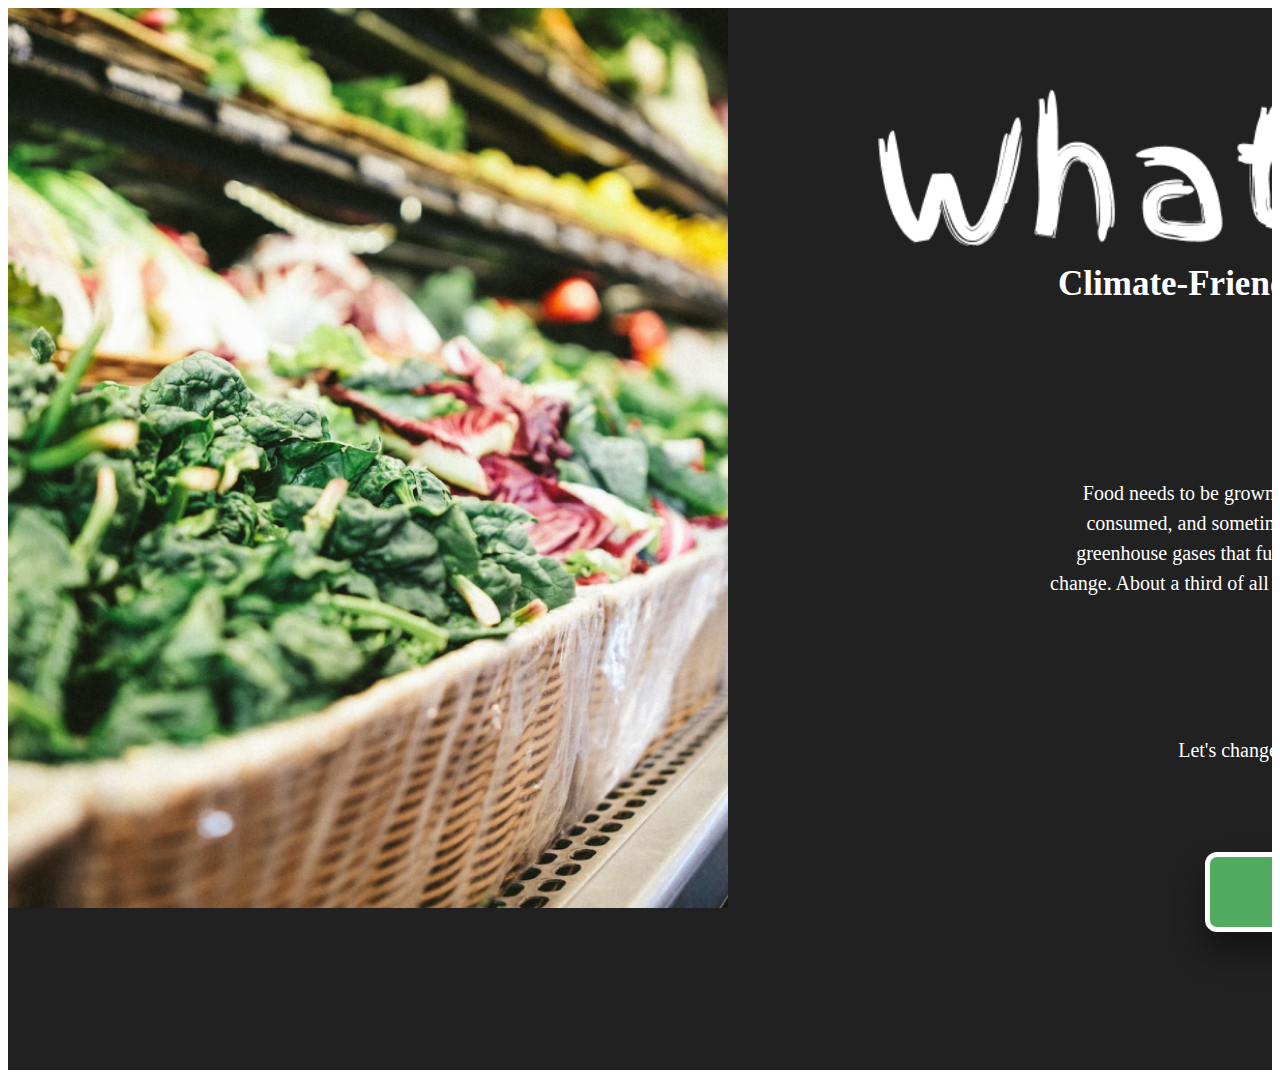
<file: index.html>
<!DOCTYPE html>
<html data-wf-page="63927216e88d628f416a5c1b" data-wf-site="63927216e88d62838b6a5c17">
<head>
  <meta charset="utf-8">
  <title>Socially Impactful Game</title>
  <meta content="width=device-width, initial-scale=1" name="viewport">
  <meta content="Webflow" name="generator">
  <link href="css/socially-impactful-game.css" rel="stylesheet" type="text/css">
  <!-- [if lt IE 9]><script src="https://cdnjs.cloudflare.com/ajax/libs/html5shiv/3.7.3/html5shiv.min.js" type="text/javascript"></script><![endif] -->
  <script type="text/javascript">!function(o,c){var n=c.documentElement,t=" w-mod-";n.className+=t+"js",("ontouchstart"in o||o.DocumentTouch&&c instanceof DocumentTouch)&&(n.className+=t+"touch")}(window,document);</script>
  <link href="images/favicon.ico" rel="shortcut icon" type="image/x-icon">
  <link href="images/webclip.png" rel="apple-touch-icon">
</head>
<body>
  <div class="hero-section wf-section">
    <div class="hero-image-background"></div>
    <div class="hero-content-container"><img src="images/What-to-Eat-Log.png" loading="lazy" sizes="(max-width: 479px) 179.1999969482422px, (max-width: 767px) 61vw, 68vw" srcset="images/What-to-Eat-Log-p-500.png 500w, images/What-to-Eat-Log.png 743w" alt="" class="game-logo">
      <h2 class="subheading">Climate-Friendly Grocery Shopping Game</h2>
      <p class="paragraph">Food needs to be grown and processed, transported, distributed, prepared, consumed, and sometimes disposed of. Each of these critical steps create greenhouse gases that further traps the sun’s heat and contributes to climate change. About a third of all human-caused greenhouse gas emissions are linked to food production.</p>
      <p class="paragraph">Let&#x27;s change that by changing what you consume!</p>
      <a href="first-question.html" class="start-button w-button">START GAME</a>
    </div>
  </div>
  <script src="https://d3e54v103j8qbb.cloudfront.net/js/jquery-3.5.1.min.dc5e7f18c8.js?site=63927216e88d62838b6a5c17" type="text/javascript" integrity="sha256-9/aliU8dGd2tb6OSsuzixeV4y/faTqgFtohetphbbj0=" crossorigin="anonymous"></script>
  <script src="js/sociallygame.js" type="text/javascript"></script>
  <!-- [if lte IE 9]><script src="https://cdnjs.cloudflare.com/ajax/libs/placeholders/3.0.2/placeholders.min.js"></script><![endif] -->
</body>
</html>
</file>
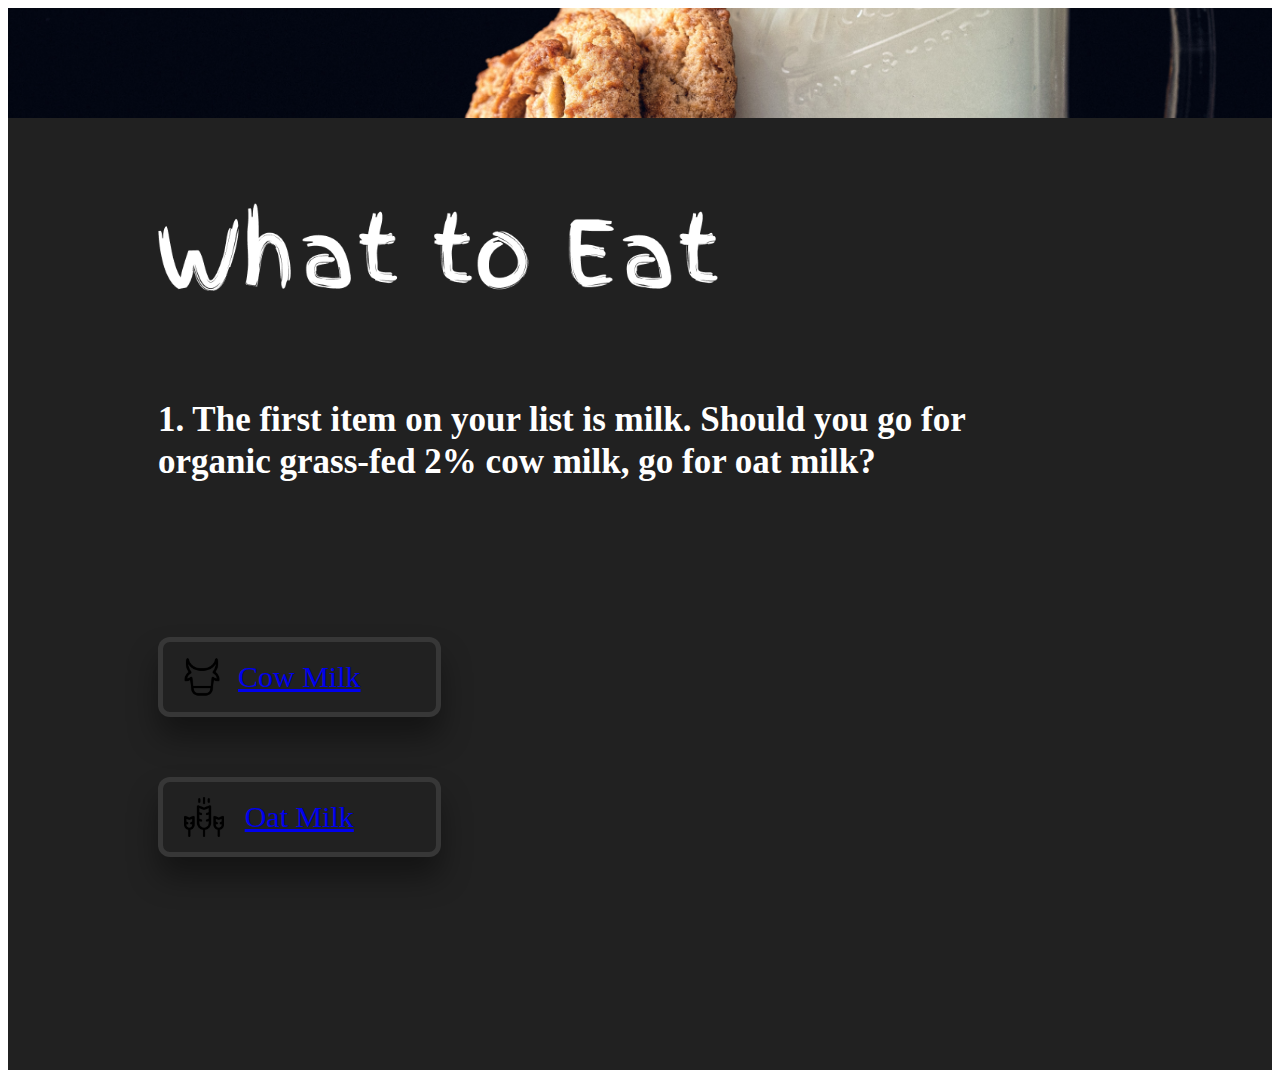
<file: first-question.html>
<!DOCTYPE html>
<html data-wf-page="639276ba93300b1e651bf3a7" data-wf-site="63927216e88d62838b6a5c17">
<head>
  <meta charset="utf-8">
  <title>First Question</title>
  <meta content="First Question" property="og:title">
  <meta content="First Question" property="twitter:title">
  <meta content="width=device-width, initial-scale=1" name="viewport">
  <meta content="Webflow" name="generator">
  <link href="css/socially-impactful-game.css" rel="stylesheet" type="text/css">
  <!-- [if lt IE 9]><script src="https://cdnjs.cloudflare.com/ajax/libs/html5shiv/3.7.3/html5shiv.min.js" type="text/javascript"></script><![endif] -->
  <script type="text/javascript">!function(o,c){var n=c.documentElement,t=" w-mod-";n.className+=t+"js",("ontouchstart"in o||o.DocumentTouch&&c instanceof DocumentTouch)&&(n.className+=t+"touch")}(window,document);</script>
  <link href="images/favicon.ico" rel="shortcut icon" type="image/x-icon">
  <link href="images/webclip.png" rel="apple-touch-icon">
</head>
<body>
  <div class="game-section wf-section">
    <div class="game-image-background"></div>
    <div class="game-content-container"><img src="images/What-to-Eat-Log.png" loading="lazy" sizes="(max-width: 479px) 179.1999969482422px, (max-width: 991px) 61vw, 560px" srcset="images/What-to-Eat-Log-p-500.png 500w, images/What-to-Eat-Log.png 743w" alt="" class="game-logo smaller">
      <h2 class="question">1. The first item on your list is milk. Should you go for organic grass-fed 2% cow milk, go for oat milk?</h2>
      <div class="button-container">
        <a href="second-question.html" class="answer-button cow-milk w-button">Cow Milk</a>
        <a href="second-question.html" class="answer-button oat-milk w-button">Oat Milk</a>
      </div>
    </div>
  </div>
  <script src="https://d3e54v103j8qbb.cloudfront.net/js/jquery-3.5.1.min.dc5e7f18c8.js?site=63927216e88d62838b6a5c17" type="text/javascript" integrity="sha256-9/aliU8dGd2tb6OSsuzixeV4y/faTqgFtohetphbbj0=" crossorigin="anonymous"></script>
  <script src="js/sociallygame.js" type="text/javascript"></script>
  <!-- [if lte IE 9]><script src="https://cdnjs.cloudflare.com/ajax/libs/placeholders/3.0.2/placeholders.min.js"></script><![endif] -->
</body>
</html>
</file>
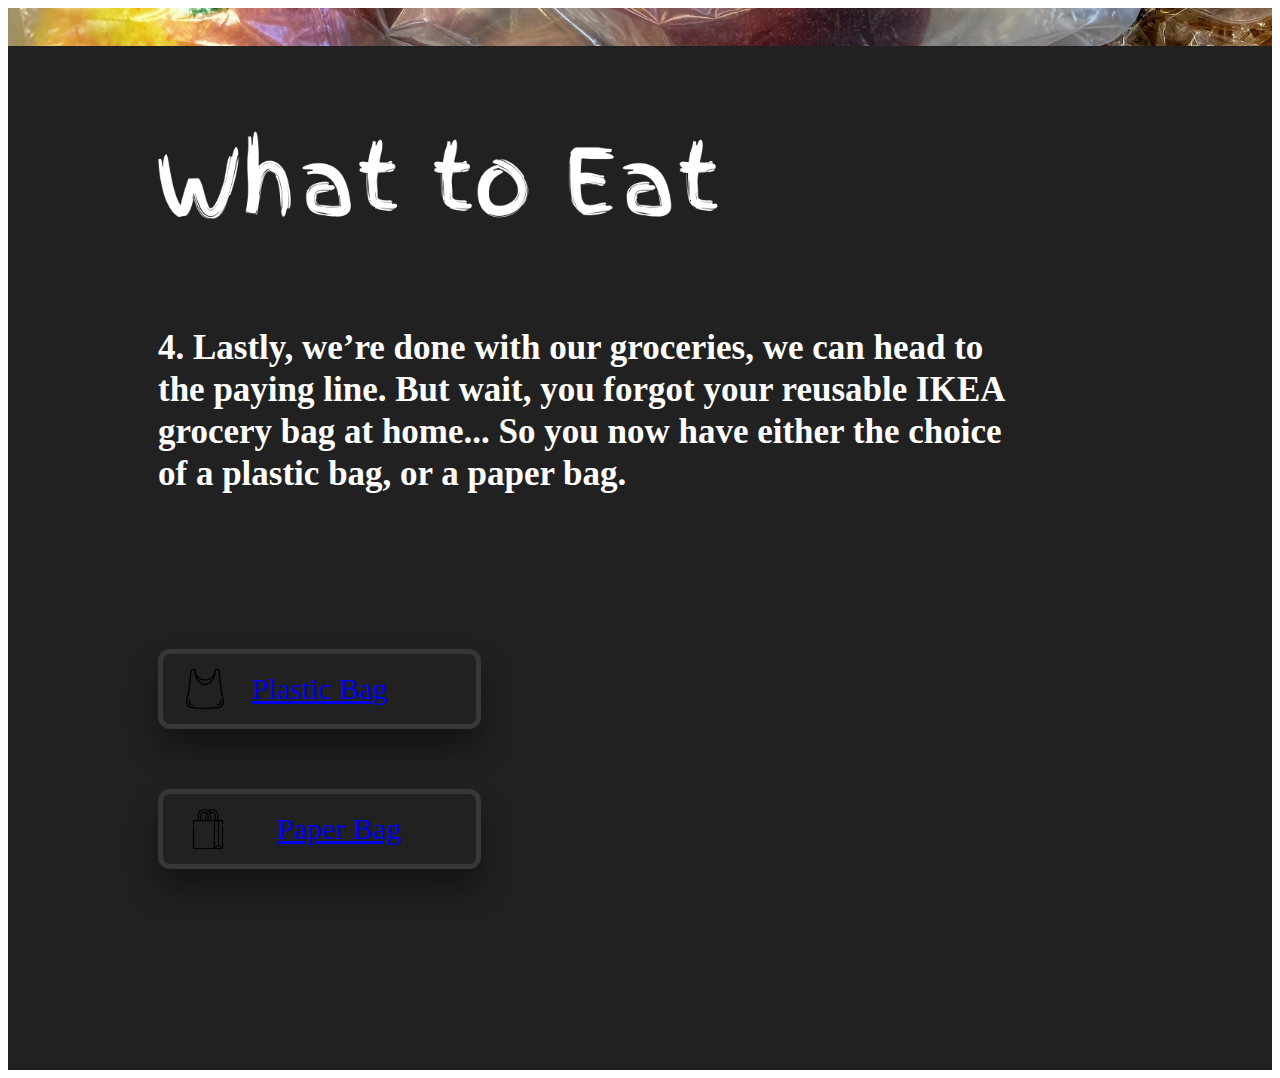
<file: fourth-question.html>
<!DOCTYPE html>
<html data-wf-page="6392a39ae88d62645a6dcc67" data-wf-site="63927216e88d62838b6a5c17">
<head>
  <meta charset="utf-8">
  <title>Fourth Question</title>
  <meta content="Fourth Question" property="og:title">
  <meta content="Fourth Question" property="twitter:title">
  <meta content="width=device-width, initial-scale=1" name="viewport">
  <meta content="Webflow" name="generator">
  <link href="css/socially-impactful-game.css" rel="stylesheet" type="text/css">
  <!-- [if lt IE 9]><script src="https://cdnjs.cloudflare.com/ajax/libs/html5shiv/3.7.3/html5shiv.min.js" type="text/javascript"></script><![endif] -->
  <script type="text/javascript">!function(o,c){var n=c.documentElement,t=" w-mod-";n.className+=t+"js",("ontouchstart"in o||o.DocumentTouch&&c instanceof DocumentTouch)&&(n.className+=t+"touch")}(window,document);</script>
  <link href="images/favicon.ico" rel="shortcut icon" type="image/x-icon">
  <link href="images/webclip.png" rel="apple-touch-icon">
</head>
<body>
  <div class="game-section wf-section">
    <div class="game-image-background bags"></div>
    <div class="game-content-container"><img src="images/What-to-Eat-Log.png" loading="lazy" sizes="(max-width: 479px) 179.1999969482422px, (max-width: 991px) 61vw, 560px" srcset="images/What-to-Eat-Log-p-500.png 500w, images/What-to-Eat-Log.png 743w" alt="" class="game-logo smaller">
      <h2 class="question">4. Lastly, we’re done with our groceries, we can head to the paying line. But wait, you forgot your reusable IKEA grocery bag at home... So you now have either the choice of a plastic bag, or a paper bag.</h2>
      <div class="button-container">
        <a href="last-question.html" class="answer-button plastic-bag w-button">Plastic Bag</a>
        <a href="last-question.html" class="answer-button paper-bag w-button">Paper Bag</a>
      </div>
    </div>
  </div>
  <script src="https://d3e54v103j8qbb.cloudfront.net/js/jquery-3.5.1.min.dc5e7f18c8.js?site=63927216e88d62838b6a5c17" type="text/javascript" integrity="sha256-9/aliU8dGd2tb6OSsuzixeV4y/faTqgFtohetphbbj0=" crossorigin="anonymous"></script>
  <script src="js/sociallygame.js" type="text/javascript"></script>
  <!-- [if lte IE 9]><script src="https://cdnjs.cloudflare.com/ajax/libs/placeholders/3.0.2/placeholders.min.js"></script><![endif] -->
</body>
</html>
</file>
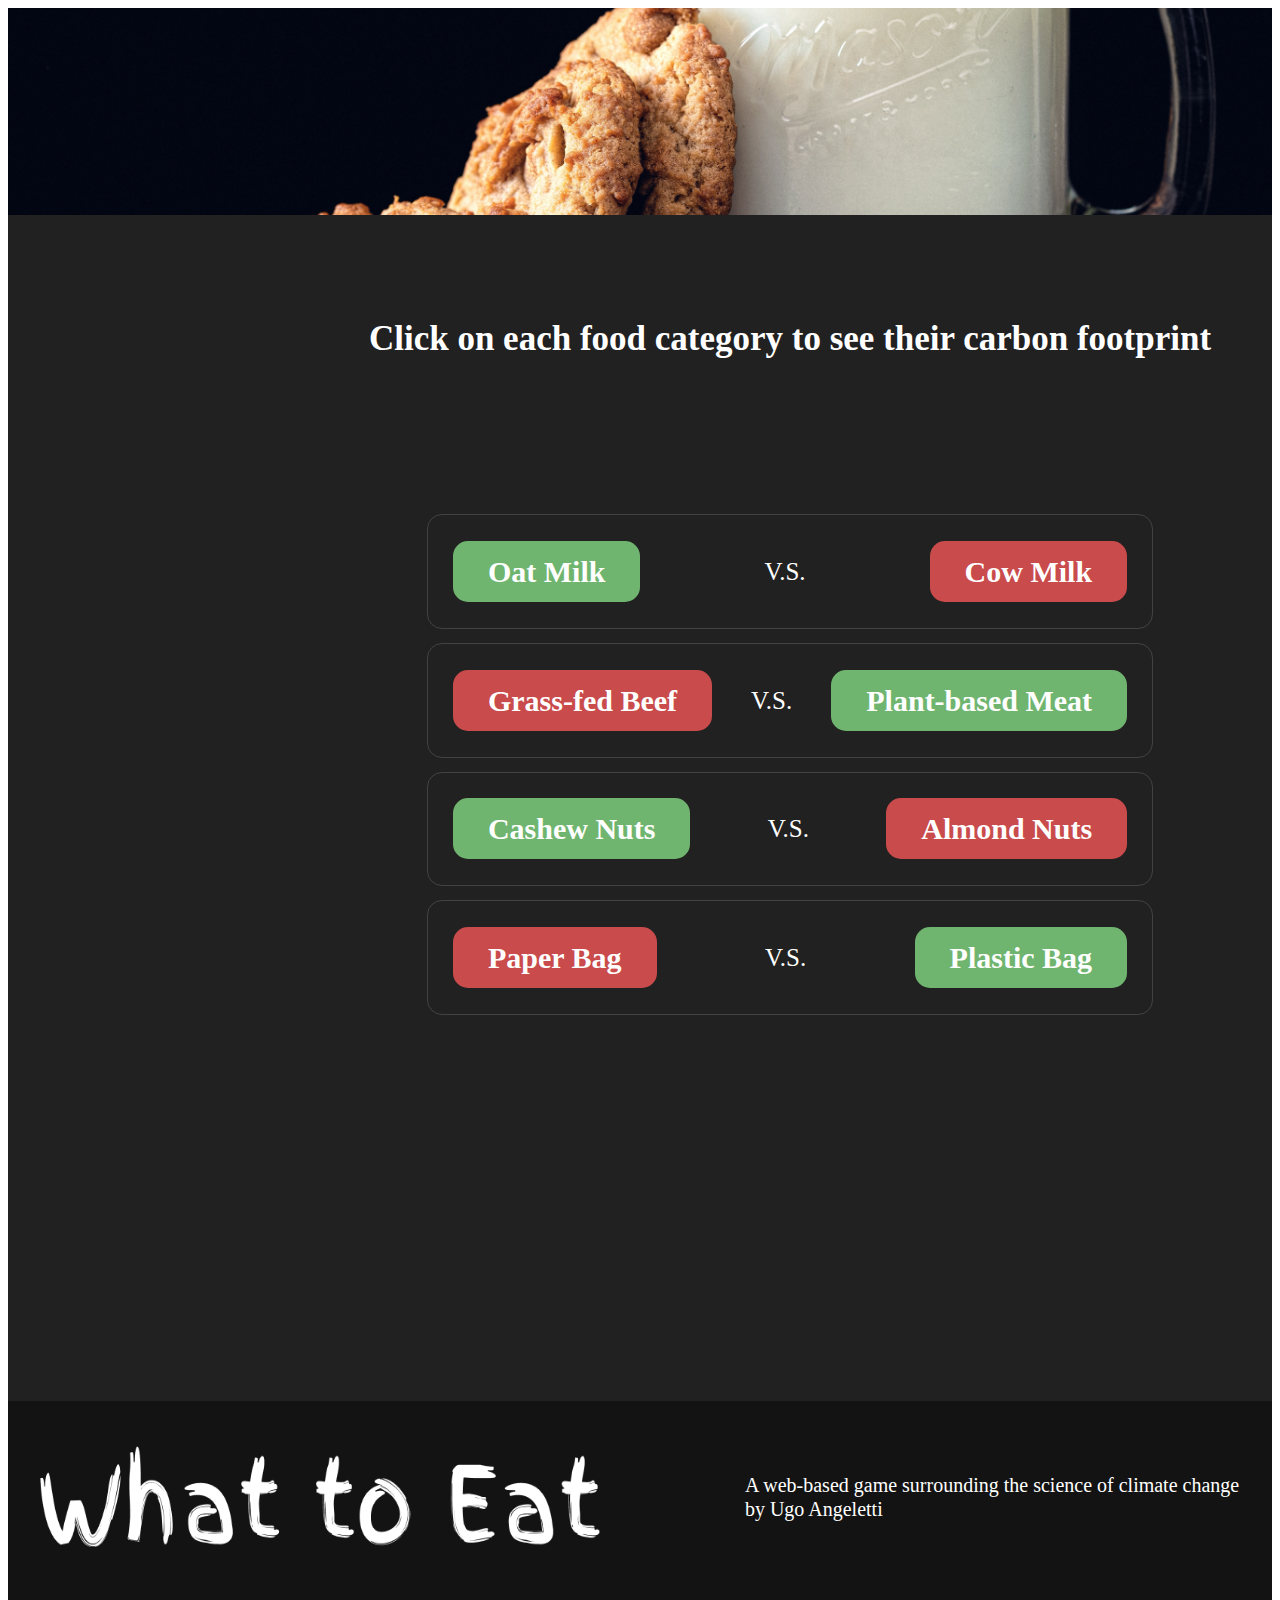
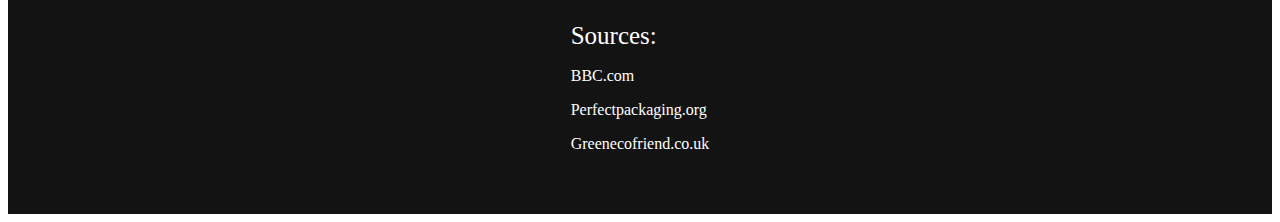
<file: last-question.html>
<!DOCTYPE html><!--  This site was created in Webflow. https://www.webflow.com  -->
<!--  Last Published: Fri Dec 09 2022 05:33:17 GMT+0000 (Coordinated Universal Time)  -->
<html data-wf-page="6392b2c56a0f548d36118cc4" data-wf-site="63927216e88d62838b6a5c17">
<head>
  <meta charset="utf-8">
  <title>Last Question</title>
  <meta content="Last Question" property="og:title">
  <meta content="Last Question" property="twitter:title">
  <meta content="width=device-width, initial-scale=1" name="viewport">
  <meta content="Webflow" name="generator">
  <link href="css/socially-impactful-game.css" rel="stylesheet" type="text/css">
  <!-- [if lt IE 9]><script src="https://cdnjs.cloudflare.com/ajax/libs/html5shiv/3.7.3/html5shiv.min.js" type="text/javascript"></script><![endif] -->
  <script type="text/javascript">!function(o,c){var n=c.documentElement,t=" w-mod-";n.className+=t+"js",("ontouchstart"in o||o.DocumentTouch&&c instanceof DocumentTouch)&&(n.className+=t+"touch")}(window,document);</script>
  <link href="images/favicon.ico" rel="shortcut icon" type="image/x-icon">
  <link href="images/webclip.png" rel="apple-touch-icon">
</head>
<body>
  <div class="conclusion-section wf-section">
    <div class="closing-image-background"></div>
    <div class="closing-content-container">
      <h2 class="question">Click on each food category to see their carbon footprint</h2>
      <div class="answers-container">
        <div data-w-id="a3895781-9901-c9df-df9c-18e993bfdaaa" class="answers-source-container">
          <h2 class="right-answer">Oat Milk</h2>
          <h2 class="versus">V.S.</h2>
          <h2 class="wrong-answerv2">Cow Milk</h2>
        </div>
        <div data-w-id="877a775a-725d-0214-2e43-c6a447222105" class="answers-source-container">
          <h2 class="wrong-answerv2">Grass-fed Beef</h2>
          <h2 class="versus">V.S.</h2>
          <h2 class="right-answer">Plant-based Meat</h2>
        </div>
        <div data-w-id="9d623ec9-2979-c26d-86a4-8869322e4d25" class="answers-source-container">
          <h2 class="right-answer">Cashew Nuts</h2>
          <h2 class="versus">V.S.</h2>
          <h2 class="wrong-answerv2">Almond Nuts</h2>
        </div>
        <div data-w-id="d563e296-c19c-3a16-69e6-66295ff12d11" class="answers-source-container">
          <h2 class="wrong-answerv2">Paper Bag</h2>
          <h2 class="versus">V.S.</h2>
          <h2 class="right-answer">Plastic Bag</h2>
        </div>
      </div>
    </div>
    <div class="popup-container">
      <div data-w-id="bd4dab9e-926c-c3f7-e83e-b12bb78347f0" style="opacity:0;display:none" class="popup-wrapper">
        <h1 class="w-clearfix"> Oat Milk: <br><span class="fact">2.15 lbs of CO2 per 1 lbs</span></h1>
        <h1 class="w-clearfix"> Cow Milk: <br><span class="fact">12 lbs of CO2 per 1 lbs</span></h1>
      </div>
      <div data-w-id="5b47b5fd-c316-6187-2831-2c8355e7fcc2" style="opacity:0;display:none" class="popup-wrapper">
        <h1 class="w-clearfix"> Grass-fed Beef: <br><span class="fact">110 lbs of CO2 per 1 lbs</span></h1>
        <h1 class="w-clearfix">Plant-based Meat: <br><span class="fact">3.5 lbs of CO2 per 1 lbs</span></h1>
      </div>
      <div data-w-id="824a74ae-7730-0415-ef0b-937c1e3295f2" style="opacity:0;display:none" class="popup-wrapper">
        <h1 class="w-clearfix"> Cashews: <br><span class="fact">0.25 lbs of CO2 per 1 lbs</span></h1>
        <h1 class="w-clearfix"> Almonds: <br><span class="fact">4.45 lbs of CO2 per 1 lbs</span></h1>
      </div>
      <div data-w-id="49786a1d-90b0-42b8-66be-7488a98004f5" style="opacity:0;display:none" class="popup-wrapper">
        <h1 class="w-clearfix">Paper Bag:<br><span class="fact">Requires the cutting down of trees, which reduce carbon sequestration and erodes land all across the world. </span></h1>
        <h1 class="w-clearfix">Plastic Bag: <br><span class="fact">Although it needs petroleum, it generates 39% less greenhouse gas emissions than uncomposted paper bags</span></h1>
      </div>
    </div>
  </div>
  <div class="footer wf-section">
    <div class="container flex-left">
      <div class="div-block-2"><img src="images/What-to-Eat-Log.png" loading="lazy" sizes="(max-width: 479px) 100vw, 560px" srcset="images/What-to-Eat-Log-p-500.png 500w, images/What-to-Eat-Log.png 743w" alt="" class="game-logo smaller no-padding">
        <h4 class="credits">A web-based game surrounding the science of climate change by Ugo Angeletti</h4>
      </div>
      <div class="div-block-3">
        <h1 class="heading">Sources:</h1>
        <p class="link">
          <a href="https://perfectpackaging.org/environmental-impact-of-plastic-vs-paper/#:~:text=Plastic%20bags%20generate%2039%25%20less,needed%20to%20make%20paper%20bags." target="_blank" class="link-2">BBC.com</a>
        </p>
        <p>
          <a href="https://perfectpackaging.org/environmental-impact-of-plastic-vs-paper/#:~:text=Plastic%20bags%20generate%2039%25%20less,needed%20to%20make%20paper%20bags." target="_blank" class="link-2">Perfectpackaging.org</a>
        </p>
        <p>
          <a href="https://greenecofriend.co.uk/how-eco-friendly-are-nuts/" target="_blank" class="link-2">Greenecofriend.co.uk</a>
        </p>
      </div>
    </div>
  </div>
  <script src="https://d3e54v103j8qbb.cloudfront.net/js/jquery-3.5.1.min.dc5e7f18c8.js?site=63927216e88d62838b6a5c17" type="text/javascript" integrity="sha256-9/aliU8dGd2tb6OSsuzixeV4y/faTqgFtohetphbbj0=" crossorigin="anonymous"></script>
  <script src="js/sociallygame.js" type="text/javascript"></script>
  <!-- [if lte IE 9]><script src="https://cdnjs.cloudflare.com/ajax/libs/placeholders/3.0.2/placeholders.min.js"></script><![endif] -->
</body>
</html>
</file>
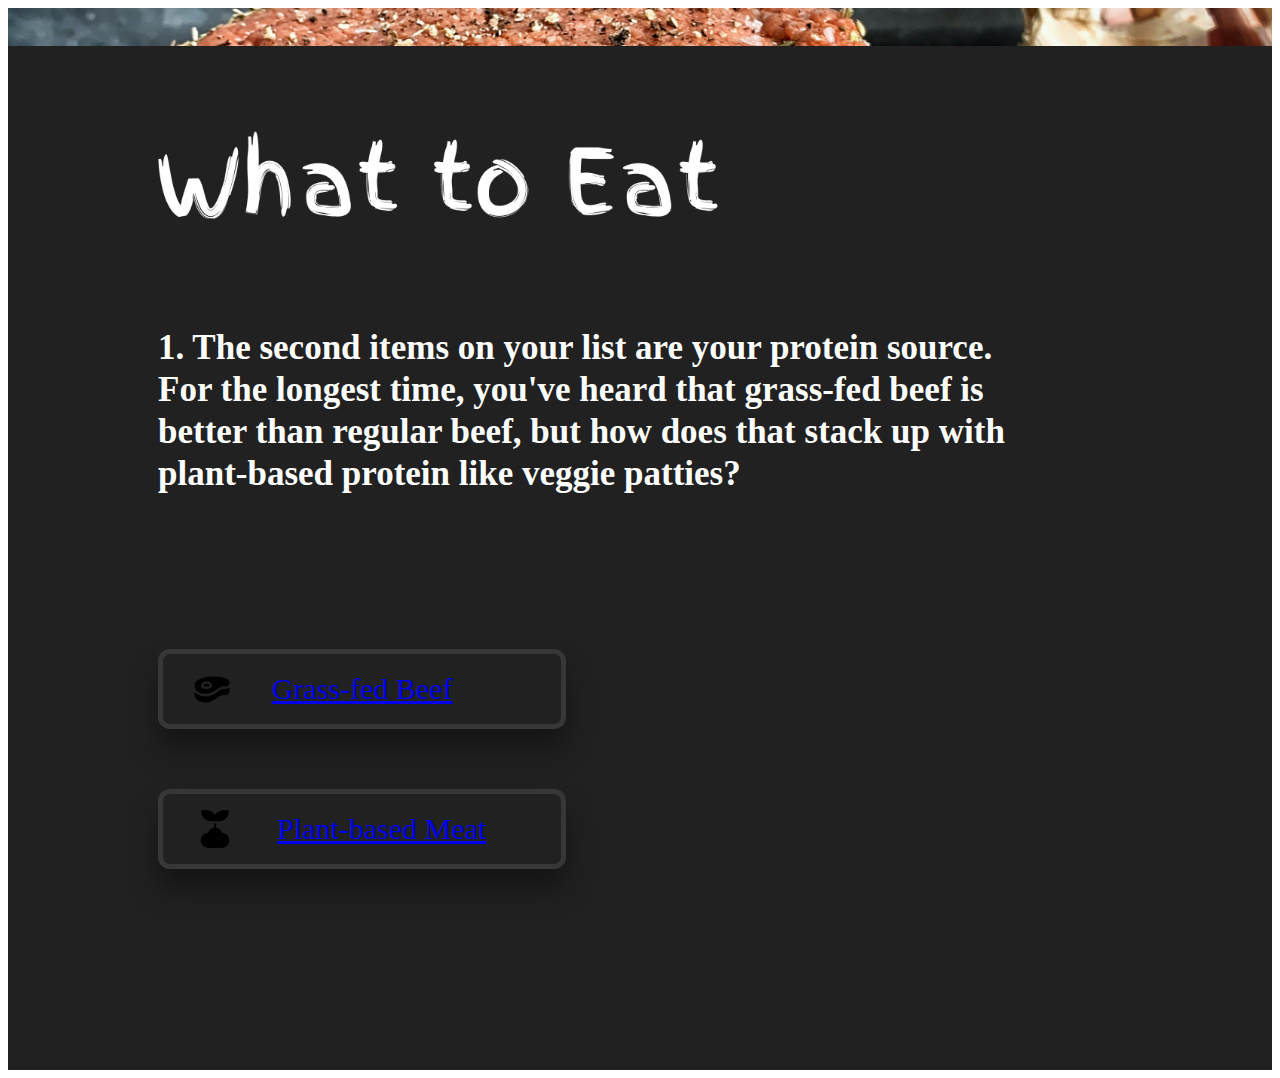
<file: second-question.html>
<!DOCTYPE html>
<html data-wf-page="63929fdbe580706ef7a63145" data-wf-site="63927216e88d62838b6a5c17">
<head>
  <meta charset="utf-8">
  <title>Second Question</title>
  <meta content="Second Question" property="og:title">
  <meta content="Second Question" property="twitter:title">
  <meta content="width=device-width, initial-scale=1" name="viewport">
  <meta content="Webflow" name="generator">
  <link href="css/socially-impactful-game.css" rel="stylesheet" type="text/css">
  <!-- [if lt IE 9]><script src="https://cdnjs.cloudflare.com/ajax/libs/html5shiv/3.7.3/html5shiv.min.js" type="text/javascript"></script><![endif] -->
  <script type="text/javascript">!function(o,c){var n=c.documentElement,t=" w-mod-";n.className+=t+"js",("ontouchstart"in o||o.DocumentTouch&&c instanceof DocumentTouch)&&(n.className+=t+"touch")}(window,document);</script>
  <link href="images/favicon.ico" rel="shortcut icon" type="image/x-icon">
  <link href="images/webclip.png" rel="apple-touch-icon">
</head>
<body>
  <div class="game-section wf-section">
    <div class="game-image-background meats"></div>
    <div class="game-content-container"><img src="images/What-to-Eat-Log.png" loading="lazy" sizes="(max-width: 479px) 179.1999969482422px, (max-width: 991px) 61vw, 560px" srcset="images/What-to-Eat-Log-p-500.png 500w, images/What-to-Eat-Log.png 743w" alt="" class="game-logo smaller">
      <h2 class="question">1. The second items on your list are your protein source. For the longest time, you&#x27;ve heard that grass-fed beef is better than regular beef, but how does that stack up with plant-based protein like veggie patties?</h2>
      <div class="button-container">
        <a href="third-question.html" class="answer-button grass-fed-beef w-button">Grass-fed Beef</a>
        <a href="third-question.html" class="answer-button plant-based-proteins w-button">Plant-based Meat</a>
      </div>
    </div>
  </div>
  <script src="https://d3e54v103j8qbb.cloudfront.net/js/jquery-3.5.1.min.dc5e7f18c8.js?site=63927216e88d62838b6a5c17" type="text/javascript" integrity="sha256-9/aliU8dGd2tb6OSsuzixeV4y/faTqgFtohetphbbj0=" crossorigin="anonymous"></script>
  <script src="js/sociallygame.js" type="text/javascript"></script>
  <!-- [if lte IE 9]><script src="https://cdnjs.cloudflare.com/ajax/libs/placeholders/3.0.2/placeholders.min.js"></script><![endif] -->
</body>
</html>
</file>
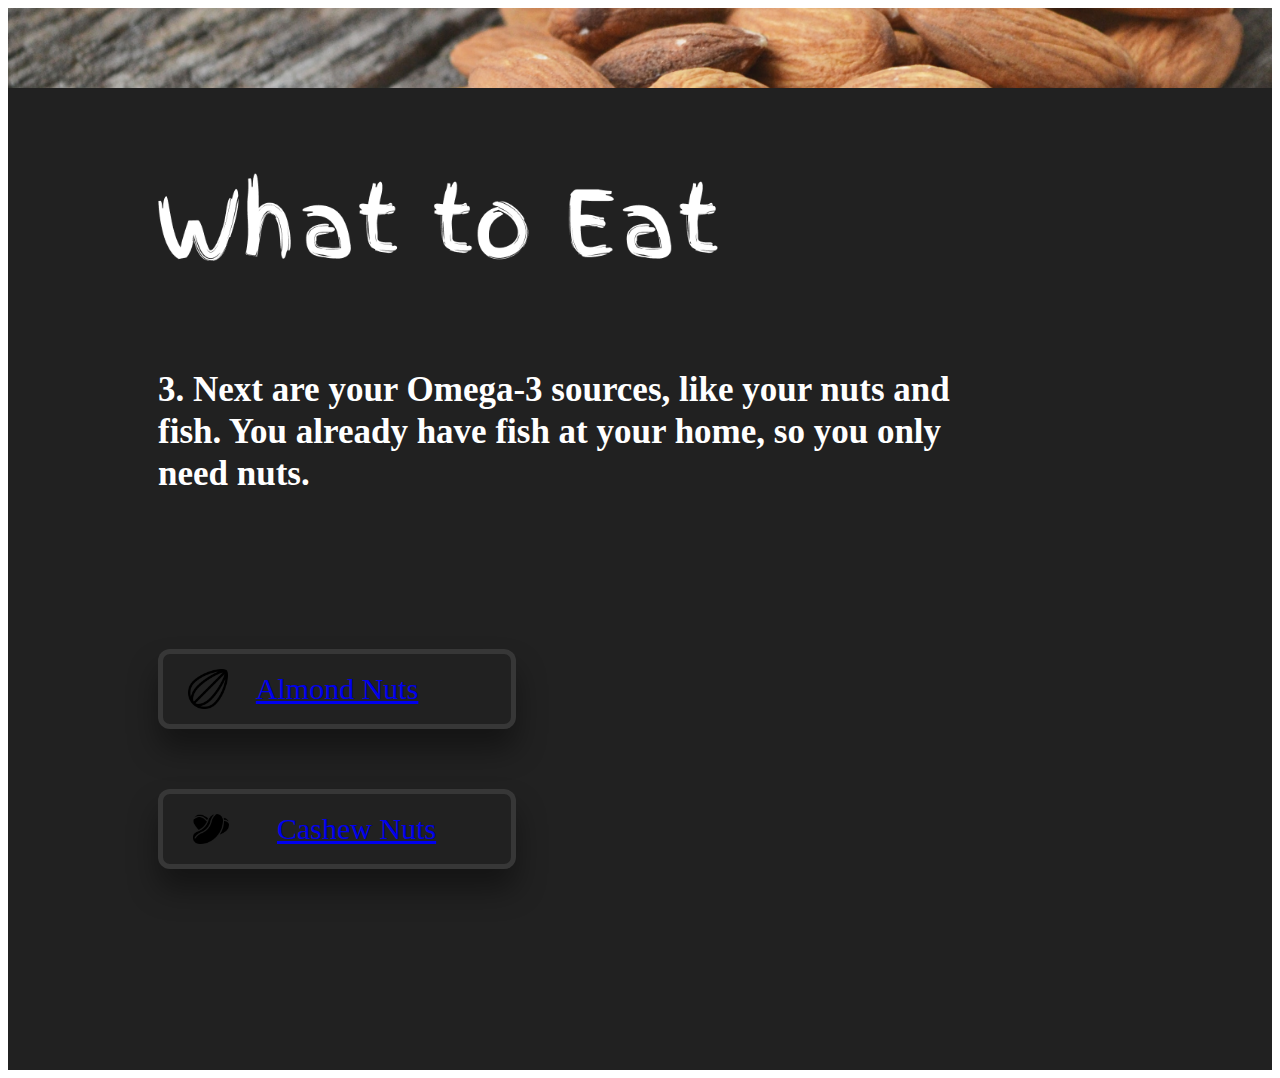
<file: third-question.html>
<!DOCTYPE html>
<html data-wf-page="6392a14d60f96defab4469c8" data-wf-site="63927216e88d62838b6a5c17">
<head>
  <meta charset="utf-8">
  <title>Third Question</title>
  <meta content="Third Question" property="og:title">
  <meta content="Third Question" property="twitter:title">
  <meta content="width=device-width, initial-scale=1" name="viewport">
  <meta content="Webflow" name="generator">
  <link href="css/socially-impactful-game.css" rel="stylesheet" type="text/css">
  <!-- [if lt IE 9]><script src="https://cdnjs.cloudflare.com/ajax/libs/html5shiv/3.7.3/html5shiv.min.js" type="text/javascript"></script><![endif] -->
  <script type="text/javascript">!function(o,c){var n=c.documentElement,t=" w-mod-";n.className+=t+"js",("ontouchstart"in o||o.DocumentTouch&&c instanceof DocumentTouch)&&(n.className+=t+"touch")}(window,document);</script>
  <link href="images/favicon.ico" rel="shortcut icon" type="image/x-icon">
  <link href="images/webclip.png" rel="apple-touch-icon">
</head>
<body>
  <div class="game-section wf-section">
    <div class="game-image-background nuts"></div>
    <div class="game-content-container"><img src="images/What-to-Eat-Log.png" loading="lazy" sizes="(max-width: 479px) 179.1999969482422px, (max-width: 991px) 61vw, 560px" srcset="images/What-to-Eat-Log-p-500.png 500w, images/What-to-Eat-Log.png 743w" alt="" class="game-logo smaller">
      <h2 class="question">3. Next are your Omega-3 sources, like your nuts and fish. You already have fish at your home, so you only need nuts. </h2>
      <div class="button-container">
        <a href="fourth-question.html" class="answer-button almond-nuts w-button">Almond Nuts</a>
        <a href="fourth-question.html" class="answer-button cashew-nuts w-button">Cashew Nuts</a>
      </div>
    </div>
  </div>
  <script src="https://d3e54v103j8qbb.cloudfront.net/js/jquery-3.5.1.min.dc5e7f18c8.js?site=63927216e88d62838b6a5c17" type="text/javascript" integrity="sha256-9/aliU8dGd2tb6OSsuzixeV4y/faTqgFtohetphbbj0=" crossorigin="anonymous"></script>
  <script src="js/sociallygame.js" type="text/javascript"></script>
  <!-- [if lte IE 9]><script src="https://cdnjs.cloudflare.com/ajax/libs/placeholders/3.0.2/placeholders.min.js"></script><![endif] -->
</body>
</html>
</file>
<file: css/socially-impactful-game.css>
.hero-section {
  display: -webkit-box;
  display: -webkit-flex;
  display: -ms-flexbox;
  display: flex;
  overflow: hidden;
  height: 100vh;
  max-height: 100vh;
  padding-top: 81px;
  padding-bottom: 81px;
  -webkit-box-align: start;
  -webkit-align-items: flex-start;
  -ms-flex-align: start;
  align-items: flex-start;
  background-color: #212121;
}

.hero-image-background {
  overflow: hidden;
  width: 720px;
  height: 100vh;
  min-width: 720px;
  margin-top: -81px;
  background-image: url('../images/What-to-eat-Starter-Image.png');
  background-position: 0px 0px;
  background-size: cover;
}

.game-logo {
  width: 1000px;
}

.game-logo.smaller {
  width: 560px;
  margin-bottom: 90px;
}

.game-logo.smaller.no-padding {
  margin-bottom: 0px;
}

.subheading {
  margin-top: 18px;
  margin-bottom: 154px;
  color: #fff;
  font-size: 35px;
}

.hero-content-container {
  display: -webkit-box;
  display: -webkit-flex;
  display: -ms-flexbox;
  display: flex;
  width: 100%;
  padding-right: 150px;
  padding-left: 150px;
  -webkit-box-orient: vertical;
  -webkit-box-direction: normal;
  -webkit-flex-direction: column;
  -ms-flex-direction: column;
  flex-direction: column;
  -webkit-box-align: center;
  -webkit-align-items: center;
  -ms-flex-align: center;
  align-items: center;
}

.paragraph {
  width: 670px;
  min-width: 450px;
  margin-bottom: 87px;
  color: #fff;
  font-size: 20px;
  line-height: 1.5;
  text-align: center;
}

.paragraph-2 {
  color: #fff;
  line-height: 1.6;
}

.start-button {
  padding: 20px 75px;
  border-style: solid;
  border-width: 5px;
  border-color: #fff;
  border-radius: 12px;
  background-color: #50ab5f;
  box-shadow: 0 20px 30px 0 rgba(0, 0, 0, 0.4);
  -webkit-transition: all 200ms ease;
  transition: all 200ms ease;
  font-size: 30px;
  line-height: 1;
}

.start-button:hover {
  -webkit-transform: translate(0px, -10px);
  -ms-transform: translate(0px, -10px);
  transform: translate(0px, -10px);
}

.game-section {
  display: -webkit-box;
  display: -webkit-flex;
  display: -ms-flexbox;
  display: flex;
  overflow: hidden;
  height: 100vh;
  max-height: 100vh;
  padding-top: 81px;
  padding-bottom: 81px;
  -webkit-box-orient: vertical;
  -webkit-box-direction: normal;
  -webkit-flex-direction: column;
  -ms-flex-direction: column;
  flex-direction: column;
  -webkit-box-align: start;
  -webkit-align-items: flex-start;
  -ms-flex-align: start;
  align-items: flex-start;
  background-color: #212121;
}

.game-image-background {
  width: 100%;
  height: 110px;
  margin-top: -81px;
  background-image: url('../images/brian-suman-vdbq-iiyvGY-unsplash.jpg');
  background-position: 50% 50%;
  background-size: cover;
}

.game-image-background.meats {
  background-image: url('../images/likemeat-nEp0u0U-ovs-unsplash.jpg');
  background-position: 50% 30%;
}

.game-image-background.nuts {
  background-image: url('../images/tetiana-bykovets-iD1Lo6DBD2g-unsplash.jpg');
  background-position: 50% 60%;
  background-attachment: scroll;
}

.game-image-background.bags {
  background-image: url('../images/john-cameron-KENd4EBdqow-unsplash.jpg');
  background-position: 50% 90%;
  background-attachment: scroll;
}

.game-content-container {
  display: -webkit-box;
  display: -webkit-flex;
  display: -ms-flexbox;
  display: flex;
  width: 100%;
  padding-top: 85px;
  padding-right: 150px;
  padding-left: 150px;
  -webkit-box-orient: vertical;
  -webkit-box-direction: normal;
  -webkit-flex-direction: column;
  -ms-flex-direction: column;
  flex-direction: column;
  -webkit-box-align: start;
  -webkit-align-items: flex-start;
  -ms-flex-align: start;
  align-items: flex-start;
}

.question {
  width: 850px;
  margin-top: 18px;
  margin-bottom: 154px;
  color: #fff;
  font-size: 35px;
  line-height: 1.2;
}

.button-container {
  display: -webkit-box;
  display: -webkit-flex;
  display: -ms-flexbox;
  display: flex;
  height: 220px;
  margin-bottom: 120px;
  -webkit-box-orient: vertical;
  -webkit-box-direction: normal;
  -webkit-flex-direction: column;
  -ms-flex-direction: column;
  flex-direction: column;
  -webkit-box-pack: justify;
  -webkit-justify-content: space-between;
  -ms-flex-pack: justify;
  justify-content: space-between;
}

.answer-button {
  padding: 20px 75px;
  border-style: solid;
  border-width: 5px;
  border-color: hsla(0, 0%, 100%, 0.1);
  border-radius: 12px;
  background-color: rgba(80, 171, 95, 0);
  box-shadow: 0 20px 30px 0 rgba(0, 0, 0, 0.4);
  -webkit-transition: all 200ms ease;
  transition: all 200ms ease;
  font-size: 30px;
  line-height: 1;
  text-align: center;
}

.answer-button:hover {
  background-color: #fff;
  -webkit-transform: translate(0px, 5px);
  -ms-transform: translate(0px, 5px);
  transform: translate(0px, 5px);
  color: #141414;
}

.answer-button.cow-milk {
  background-image: url('../images/6593719_animal_cow_farm_milk_icon.png');
  background-position: 8% 50%;
  background-size: 40px 40px;
  background-repeat: no-repeat;
}

.answer-button.oat-milk {
  background-image: url('../images/corn.png');
  background-position: 9% 50%;
  background-size: 40px 40px;
  background-repeat: no-repeat;
}

.answer-button.grass-fed-beef {
  background-image: url('../images/6613402_beef_food_meat_restaurant_stake_icon.png');
  background-position: 8% 50%;
  background-size: 40px 40px;
  background-repeat: no-repeat;
}

.answer-button.plant-based-proteins {
  padding-left: 114px;
  background-image: url('../images/6688679_environment_leaf_nature_plant_sprout_icon.png');
  background-position: 9% 50%;
  background-size: 40px 40px;
  background-repeat: no-repeat;
}

.answer-button.almond-nuts {
  background-image: url('../images/almond.png');
  background-position: 8% 50%;
  background-size: 40px 40px;
  background-repeat: no-repeat;
}

.answer-button.cashew-nuts {
  padding-left: 114px;
  background-image: url('../images/cashew.png');
  background-position: 9% 50%;
  background-size: 40px 40px;
  background-repeat: no-repeat;
}

.answer-button.paper-bag {
  padding-left: 114px;
  background-image: url('../images/shopping-bag.png');
  background-position: 9% 50%;
  background-size: 40px 40px;
  background-repeat: no-repeat;
}

.answer-button.plastic-bag {
  background-image: url('../images/bag.png');
  background-position: 8% 50%;
  background-size: 40px 40px;
  background-repeat: no-repeat;
}

.closing-image-background {
  width: 100%;
  height: 680px;
  margin-top: -81px;
  background-image: url('../images/brian-suman-vdbq-iiyvGY-unsplash.jpg');
  background-position: 50% 50%;
  background-size: cover;
}

.closing-image-background.meats {
  background-image: url('../images/likemeat-nEp0u0U-ovs-unsplash.jpg');
  background-position: 50% 30%;
}

.closing-image-background.nuts {
  background-image: url('../images/tetiana-bykovets-iD1Lo6DBD2g-unsplash.jpg');
  background-position: 50% 60%;
  background-attachment: scroll;
}

.closing-image-background.bags {
  background-image: url('../images/john-cameron-KENd4EBdqow-unsplash.jpg');
  background-position: 50% 90%;
  background-attachment: scroll;
}

.footer {
  position: relative;
  padding-top: 45px;
  padding-bottom: 45px;
  background-color: #131313;
}

.container {
  width: 1200px;
  margin-right: auto;
  margin-left: auto;
}

.container.flex-left {
  display: -webkit-box;
  display: -webkit-flex;
  display: -ms-flexbox;
  display: flex;
  -webkit-box-orient: vertical;
  -webkit-box-direction: normal;
  -webkit-flex-direction: column;
  -ms-flex-direction: column;
  flex-direction: column;
  -webkit-box-align: center;
  -webkit-align-items: center;
  -ms-flex-align: center;
  align-items: center;
}

.closing-content-container {
  position: relative;
  display: -webkit-box;
  display: -webkit-flex;
  display: -ms-flexbox;
  display: flex;
  width: 100%;
  margin-bottom: 50px;
  padding: 85px 150px;
  -webkit-box-orient: vertical;
  -webkit-box-direction: normal;
  -webkit-flex-direction: column;
  -ms-flex-direction: column;
  flex-direction: column;
  -webkit-box-align: center;
  -webkit-align-items: center;
  -ms-flex-align: center;
  align-items: center;
  text-align: center;
}

.answers-container {
  display: -webkit-box;
  display: -webkit-flex;
  display: -ms-flexbox;
  display: flex;
  height: 220px;
  margin-bottom: 120px;
  -webkit-box-orient: vertical;
  -webkit-box-direction: normal;
  -webkit-flex-direction: column;
  -ms-flex-direction: column;
  flex-direction: column;
  -webkit-box-pack: justify;
  -webkit-justify-content: space-between;
  -ms-flex-pack: justify;
  justify-content: space-between;
}

.answers-source-container {
  display: -webkit-box;
  display: -webkit-flex;
  display: -ms-flexbox;
  display: flex;
  margin-bottom: 14px;
  padding: 1px 25px;
  -webkit-box-pack: justify;
  -webkit-justify-content: space-between;
  -ms-flex-pack: justify;
  justify-content: space-between;
  -webkit-box-align: center;
  -webkit-align-items: center;
  -ms-flex-align: center;
  align-items: center;
  border-style: solid;
  border-width: 1px;
  border-color: hsla(0, 0%, 100%, 0.15);
  border-radius: 15px;
}

.right-answer {
  padding: 11px 35px;
  border-radius: 15px;
  background-color: #70b56f;
  color: #fff;
  font-size: 30px;
  line-height: 1.3;
}

.versus {
  margin-right: 39px;
  margin-left: 39px;
  padding-right: 0px;
  padding-left: 0px;
  color: #fff;
  font-size: 25px;
  line-height: 1;
  font-weight: 400;
}

.wrong-answerv2 {
  padding: 11px 35px;
  border-radius: 15px;
  background-color: #c94b4b;
  color: #fff;
  font-size: 30px;
  line-height: 1.3;
}

.credits {
  margin-left: 145px;
  color: #fff;
  font-size: 20px;
  line-height: 1.2;
  font-weight: 400;
}

.popup-container {
  position: static;
  left: 0%;
  top: 0%;
  right: 0%;
  bottom: 0%;
  display: -webkit-box;
  display: -webkit-flex;
  display: -ms-flexbox;
  display: flex;
  width: 100%;
  -webkit-box-pack: center;
  -webkit-justify-content: center;
  -ms-flex-pack: center;
  justify-content: center;
  -webkit-box-align: center;
  -webkit-align-items: center;
  -ms-flex-align: center;
  align-items: center;
}

.conclusion-section {
  display: -webkit-box;
  display: -webkit-flex;
  display: -ms-flexbox;
  display: flex;
  overflow: hidden;
  height: 100vh;
  max-height: 100vh;
  padding-top: 81px;
  padding-bottom: 412px;
  -webkit-box-orient: vertical;
  -webkit-box-direction: normal;
  -webkit-flex-direction: column;
  -ms-flex-direction: column;
  flex-direction: column;
  -webkit-box-align: start;
  -webkit-align-items: flex-start;
  -ms-flex-align: start;
  align-items: flex-start;
  background-color: #212121;
}

.div-block {
  position: absolute;
}

.popup-wrapper {
  display: -webkit-box;
  display: -webkit-flex;
  display: -ms-flexbox;
  display: flex;
  width: 450px;
  height: 450px;
  margin-right: 40px;
  padding: 66px;
  -webkit-box-orient: vertical;
  -webkit-box-direction: normal;
  -webkit-flex-direction: column;
  -ms-flex-direction: column;
  flex-direction: column;
  -webkit-box-pack: center;
  -webkit-justify-content: center;
  -ms-flex-pack: center;
  justify-content: center;
  -webkit-box-align: center;
  -webkit-align-items: center;
  -ms-flex-align: center;
  align-items: center;
  border-radius: 60px;
  background-color: #fff;
  text-align: center;
}

.fact {
  float: left;
  font-size: 25px;
  line-height: 28px;
  font-weight: 400;
}

.div-block-2 {
  display: -webkit-box;
  display: -webkit-flex;
  display: -ms-flexbox;
  display: flex;
}

.div-block-3 {
  margin-top: 58px;
}

.heading {
  color: #fff;
  font-size: 25px;
  font-weight: 400;
}

.link {
  color: #fff;
  text-decoration: none;
}

.link-2 {
  color: #fff;
  text-decoration: none;
}
</file>
